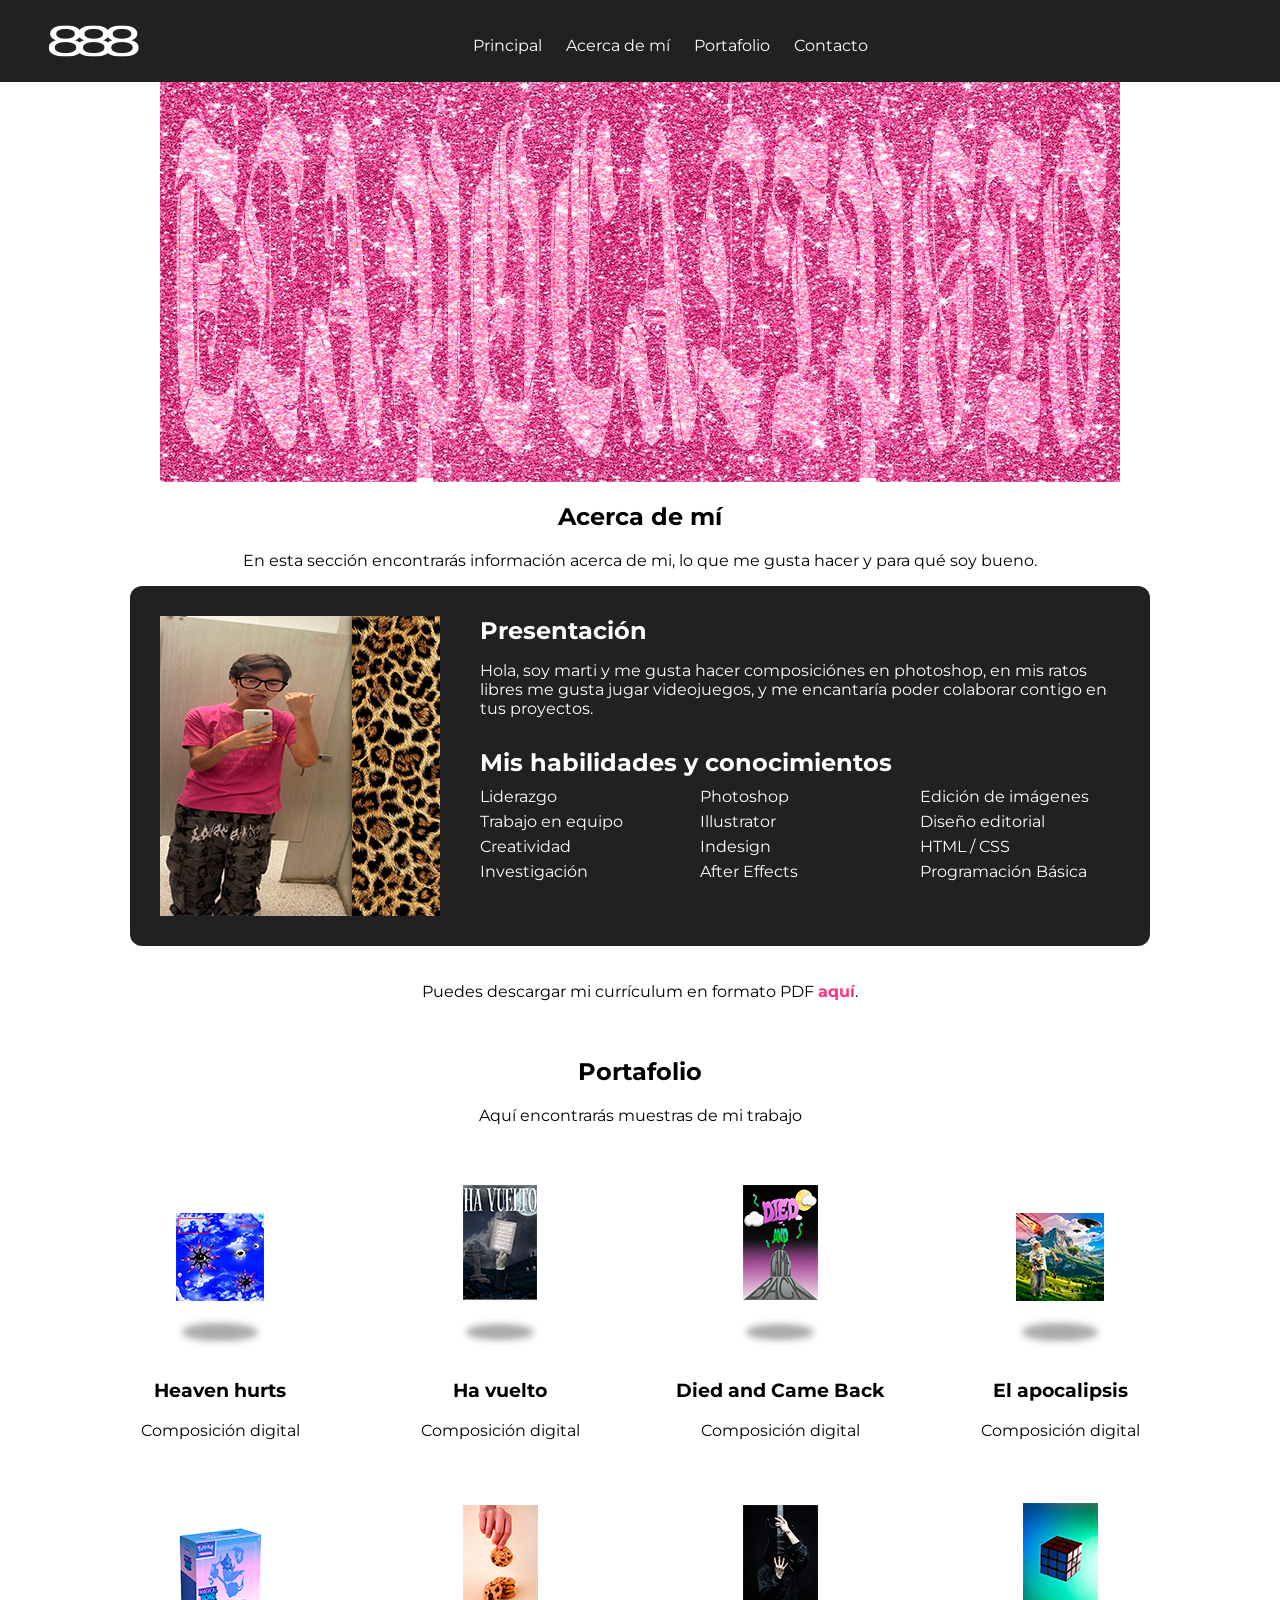
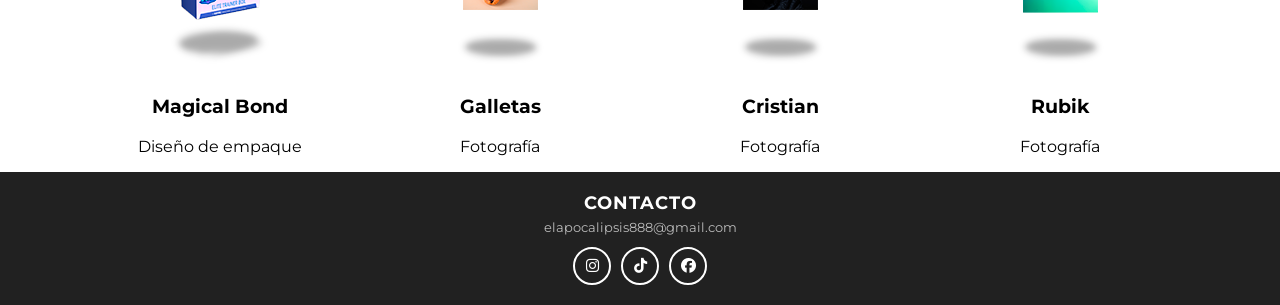
<file: Practica1/index.html>
<!DOCTYPE html>
<html lang="es">
<head>
    <meta charset="UTF-8">
    <meta name="viewport" content="width=device-width, initial-scale=1.0">
    <link rel="preconnect" href="https://fonts.googleapis.com">
<link rel="preconnect" href="https://fonts.gstatic.com" crossorigin>
<link href="https://fonts.googleapis.com/css2?family=Montserrat:ital,wght@0,100..900;1,100..900&display=swap" rel="stylesheet">
<link rel="stylesheet" href="https://cdnjs.cloudflare.com/ajax/libs/font-awesome/6.5.1/css/all.min.css">
<link rel="stylesheet" type="text/css" href="css/estilos.css">
    <title>Práctica 1. Portafolio Básico</title>
</head>

<body>
    <header id="encabezado">
        <figure id="logotipo">
            <img src="img/Logo.png" alt="Este es el logotipo de mi marca">
        </figure>

        <nav id="menu">
            <ul>
                <li><a href="#encabezado">Principal</a></li>
        <li><a href="#acercademi">Acerca de mí</a></li>
        <li><a href="#portafolio">Portafolio</a></li>
        <li><a href="#contacto">Contacto</a></li>
            </ul>
        </nav>
    </header>

    <section id="portada">
        <figure id="imgportada">
            <img src="img/Cover.png" alt="Portada principal el apocalipsis888">
        </figure>
    </section>

    <section id="acercademi">
        <div id="textoacercademi">
            <h1>Acerca de mí</h1>
            <p>En esta sección encontrarás información acerca de mi, lo que me gusta hacer y para qué soy bueno.</p>     
        </div>

        <article id="perfil">
    <figure id="imgperfil">
        <img src="img/Profile.png" alt="Foto de perfil">
    </figure>

    <div id="informacion">
        <div id="presentacion">
            <h2>Presentación</h2>
            <p>Hola, soy marti y me gusta hacer composiciónes en photoshop, en mis ratos libres me gusta jugar videojuegos, y me encantaría poder colaborar contigo en tus proyectos.</p>
        </div>

        <div id="habilidadesyconocimientos">
            <h2>Mis habilidades y conocimientos</h2>

            <div class="contenedor-habilidades">
                <div class="habilidades">
                    <ul>
                        <li>Liderazgo</li>
                        <li>Trabajo en equipo</li>
                        <li>Creatividad</li>
                        <li>Investigación</li>
                    </ul>
                </div>

                <div class="habilidades">
                    <ul>
                        <li>Photoshop</li>
                        <li>Illustrator</li>
                        <li>Indesign</li>
                        <li>After Effects</li>
                    </ul>
                </div>

                <div class="habilidades">
                    <ul>
                        <li>Edición de imágenes</li>
                        <li>Diseño editorial</li>
                        <li>HTML / CSS</li>
                        <li>Programación Básica</li>
                    </ul>
                </div>
            </div>
        </div>
    </div>
</article>

        <div id="descarga">
    <p>Puedes descargar mi currículum en formato PDF <a href="docs/curriculum.pdf" download="curriculum.pdf" target="_blank" rel="noopener">aquí</a>.</p>
</div>

    </section>

    <section id="portafolio">
        <h2>Portafolio</h2>
        <p>Aquí encontrarás muestras de mi trabajo</p>

        <article id="trabajos">

            <div>
                <figure>
                    <img src="img/Work.png" alt="Título del proyecto"/>
                </figure>
                <h3>Heaven hurts</h3>
                <p>Composición digital</p>
            </div>

            <div>
                <figure>
                    <img src="img/Work2.png" alt="Título del proyecto"/>
                </figure>
                <h3>Ha vuelto</h3>
                <p>Composición digital</p>
            </div>

            <div>
                <figure>
                    <img src="img/Work3.png" alt="Título del proyecto"/>
                </figure>
                <h3>Died and Came Back</h3>
                <p>Composición digital</p>
            </div>

            <div>
                <figure>
                    <img src="img/Work4.png" alt="Título del proyecto"/>
                </figure>
                <h3>El apocalipsis</h3>
                <p>Composición digital</p>
            </div>

            <div>
                <figure>
                    <img src="img/Work5.png" alt="Título del proyecto"/>
                </figure>
                <h3>Magical Bond</h3>
                <p>Diseño de empaque</p>
            </div>

            <div>
                <figure>
                    <img src="img/Work6.png" alt="Título del proyecto"/>
                </figure>
                <h3>Galletas</h3>
                <p>Fotografía</p>
            </div>

            <div>
                <figure>
                    <img src="img/Work7.png" alt="Título del proyecto"/>
                </figure>
                <h3>Cristian</h3>
                <p>Fotografía</p>
            </div>

            <div>
                <figure>
                    <img src="img/Work8.png" alt="Título del proyecto"/>
                </figure>
                <h3>Rubik</h3>
                <p>Fotografía</p>
            </div>
        </article>
    </section>

    <footer id="contacto">
        <h2>Contacto</h2>
        <p>elapocalipsis888@gmail.com</p>

        <ul>
    <li><a href="https://www.instagram.com/cuidatedieciocho/" target="_blank" rel="noopener" aria-label="Instagram"><i class="fa-brands fa-instagram"></i></a></li>
<li><a href="https://www.tiktok.com/@dieci8corazones" target="_blank" rel="noopener" aria-label="TikTok"><i class="fa-brands fa-tiktok"></i></a></li>
<li><a href="https://www.facebook.com/LaSalleVic/?locale=es_LA" target="_blank" rel="noopener" aria-label="Facebook"><i class="fa-brands fa-facebook"></i></a></li>
        </ul>

    </footer>

    
    
    
</body>

</html>
</file>
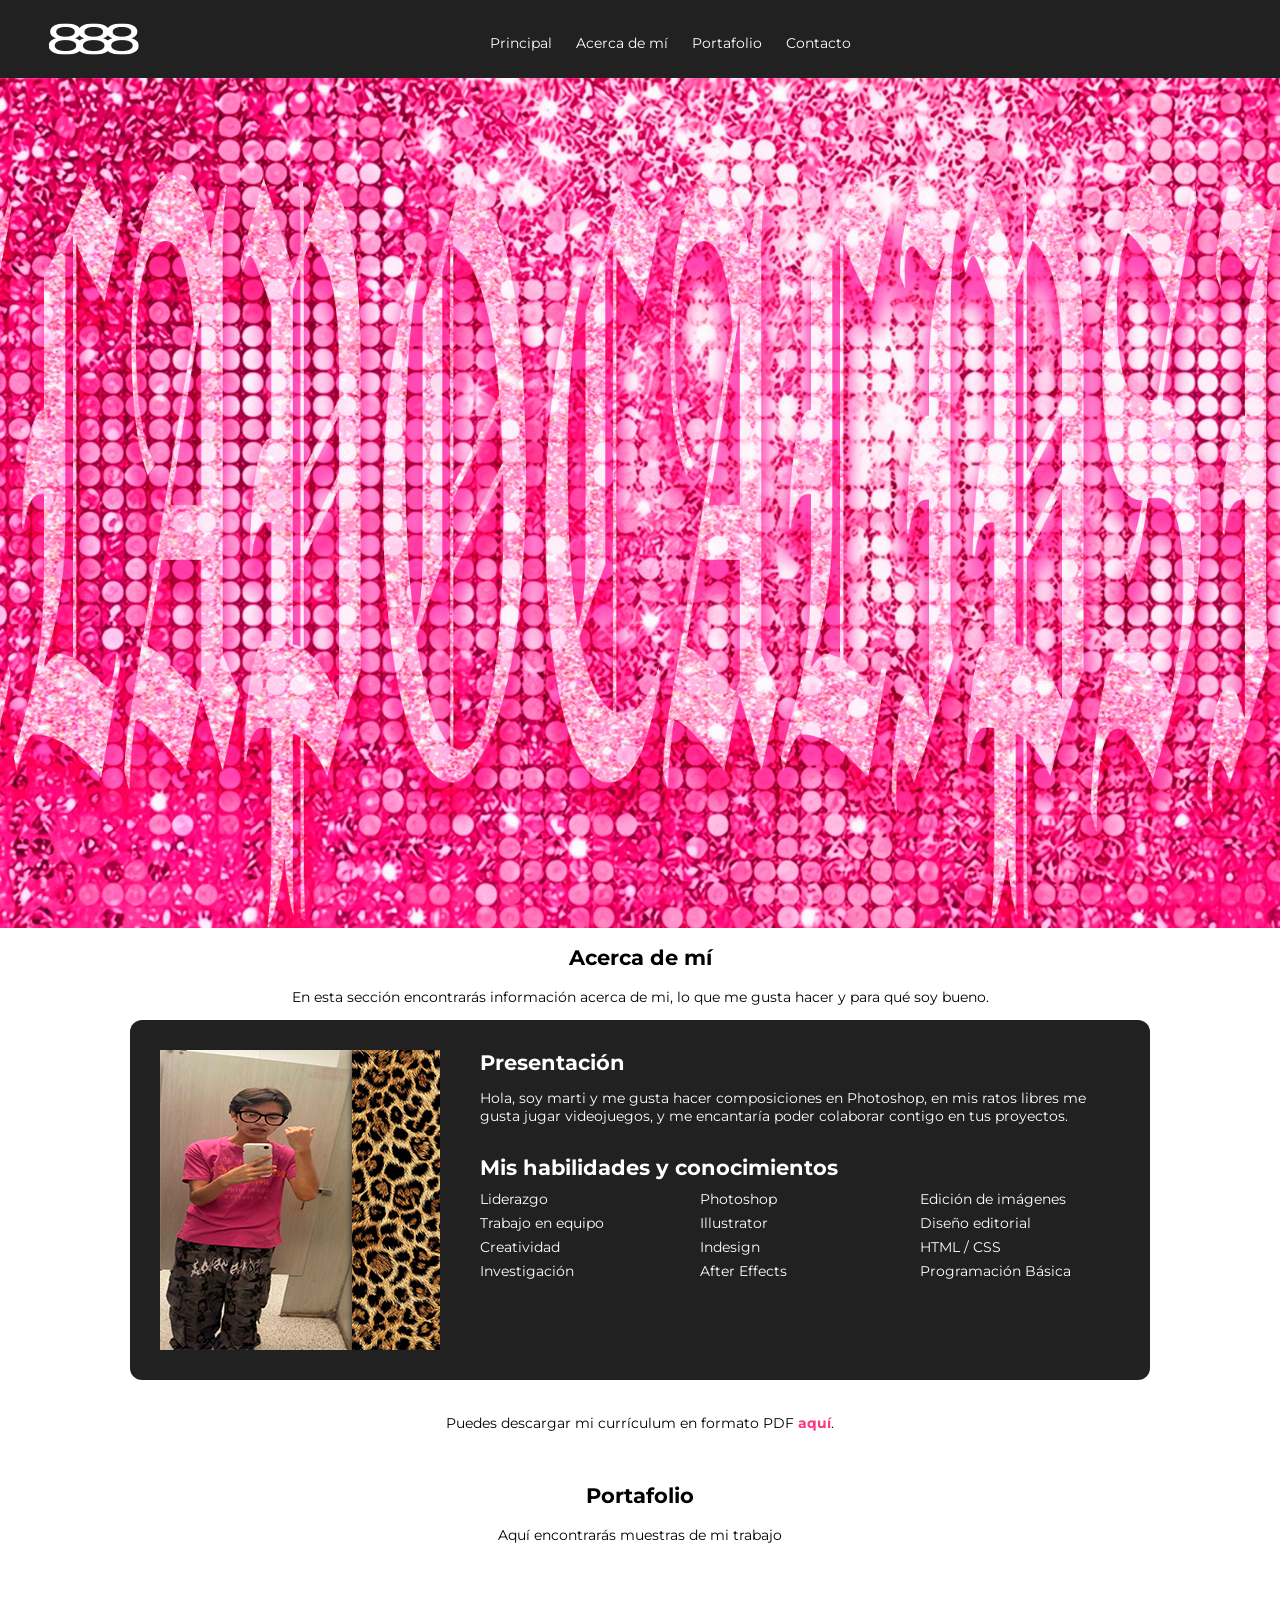
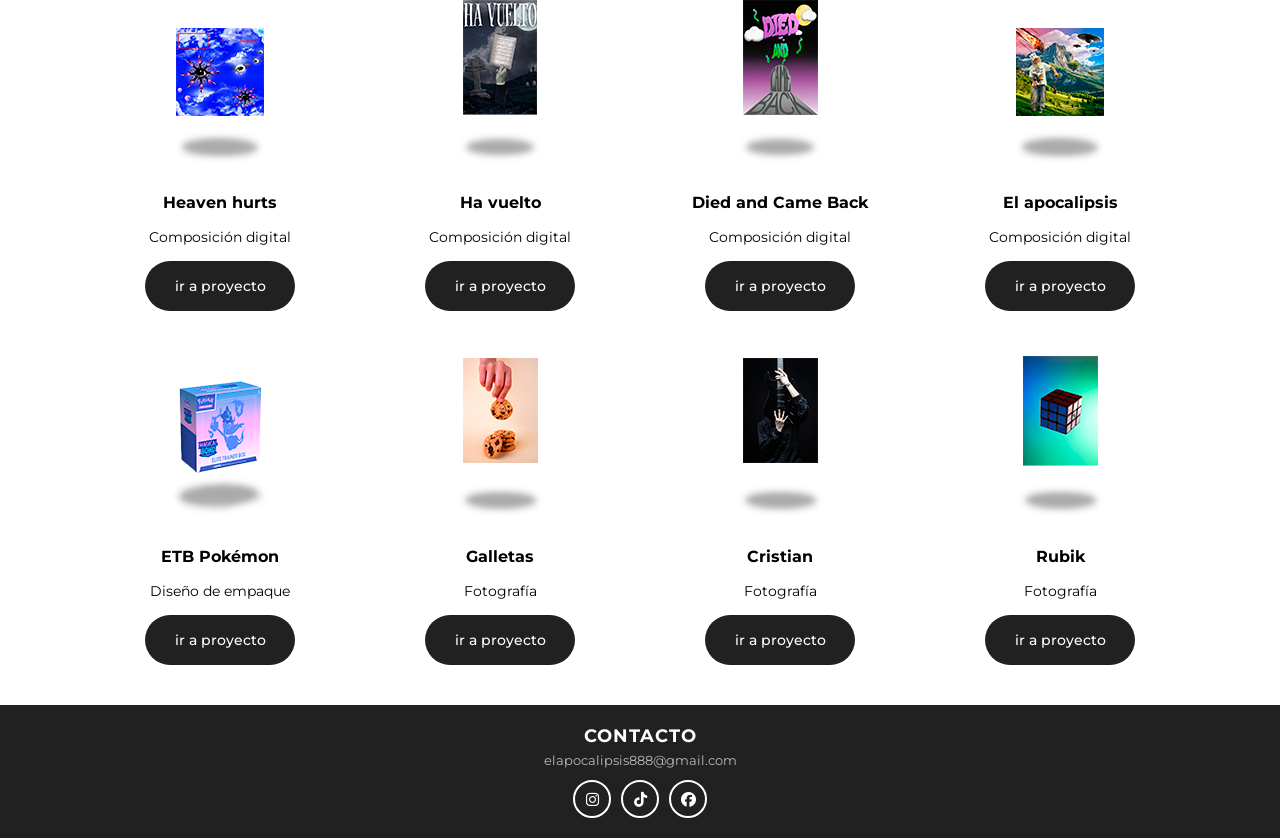
<file: Practica2/index.html>
<!DOCTYPE html>
<html lang="es">
<head>
    <meta charset="UTF-8">
    <meta name="viewport" content="width=device-width, initial-scale=1.0">
    <link rel="preconnect" href="https://fonts.googleapis.com">
<link rel="preconnect" href="https://fonts.gstatic.com" crossorigin>
<link href="https://fonts.googleapis.com/css2?family=Montserrat:ital,wght@0,100..900;1,100..900&display=swap" rel="stylesheet">
<link rel="stylesheet" href="https://cdnjs.cloudflare.com/ajax/libs/font-awesome/6.5.1/css/all.min.css">
<link rel="stylesheet" type="text/css" href="css/estilos.css">
    <title>Práctica 2. Portafolio de proyectos</title>
    <link rel="icon" type="image/png" href="img/Favicon.png">
</head>

<body>
    <header id="encabezado">
        <figure id="logotipo">
            <img src="img/Logo.png" alt="Este es el logotipo de mi marca">
        </figure>

        <nav id="menu">
            <ul>
                <li><a href="#encabezado">Principal</a></li>
        <li><a href="#acercademi">Acerca de mí</a></li>
        <li><a href="#portafolio">Portafolio</a></li>
        <li><a href="#contacto">Contacto</a></li>
            </ul>
        </nav>
    </header>

    <section id="portada">
        <figure id="imgportada">
            <img src="img/Cover.png" alt="Portada principal el apocalipsis888">
        </figure>
    </section>

    <section id="acercademi">
        <div id="textoacercademi">
            <h1>Acerca de mí</h1>
            <p>En esta sección encontrarás información acerca de mi, lo que me gusta hacer y para qué soy bueno.</p>     
        </div>

        <article id="perfil">
    <figure id="imgperfil">
        <img src="img/Profile.png" alt="Foto de perfil">
    </figure>

    <div id="informacion">
        <div id="presentacion">
            <h2>Presentación</h2>
            <p>Hola, soy marti y me gusta hacer composiciones en Photoshop, en mis ratos libres me gusta jugar videojuegos, y me encantaría poder colaborar contigo en tus proyectos.</p>
        </div>

        <div id="habilidadesyconocimientos">
            <h2>Mis habilidades y conocimientos</h2>

            <div class="contenedor-habilidades">
                <div class="habilidades">
                    <ul>
                        <li>Liderazgo</li>
                        <li>Trabajo en equipo</li>
                        <li>Creatividad</li>
                        <li>Investigación</li>
                    </ul>
                </div>

                <div class="habilidades">
                    <ul>
                        <li>Photoshop</li>
                        <li>Illustrator</li>
                        <li>Indesign</li>
                        <li>After Effects</li>
                    </ul>
                </div>

                <div class="habilidades">
                    <ul>
                        <li>Edición de imágenes</li>
                        <li>Diseño editorial</li>
                        <li>HTML / CSS</li>
                        <li>Programación Básica</li>
                    </ul>
                </div>
            </div>
        </div>
    </div>
</article>

        <div id="descarga">
    <p>Puedes descargar mi currículum en formato PDF <a href="docs/curriculum.pdf" download="curriculum.pdf" target="_blank" rel="noopener">aquí</a>.</p>
</div>

    </section>

    <section id="portafolio">
        <h2>Portafolio</h2>
        <p>Aquí encontrarás muestras de mi trabajo</p>

        <article id="trabajos">

            <div>
                <figure>
                    <img src="img/Work.png" alt="Heaven hurts"/>
                </figure>
                <h3>Heaven hurts</h3>
                <p>Composición digital</p>
                 <div class="boton">
                 <a href="proyecto1.html">ir a proyecto</a>
                 </div>

            </div>

            <div>
                <figure>
                    <img src="img/Work2.png" alt="Ha vuelto"/>
                </figure>
                <h3>Ha vuelto</h3>
                <p>Composición digital</p>
                <div class="boton">
                <a href="proyecto2.html">ir a proyecto</a>
                </div>
                
            </div>

            <div>
                <figure>
                    <img src="img/Work3.png" alt="Died and Came Back"/>
                </figure>
                <h3>Died and Came Back</h3>
                <p>Composición digital</p>
                <div class="boton">
                <a href="proyecto3.html">ir a proyecto</a>
                </div>
            </div>

            <div>
                <figure>
                    <img src="img/Work4.png" alt="El apocalipsis"/>
                </figure>
                <h3>El apocalipsis</h3>
                <p>Composición digital</p>
                <div class="boton">
                <a href="proyecto4.html">ir a proyecto</a>
                </div>
            </div>

            <div>
                <figure>
                    <img src="img/Work5.png" alt="ETB Pokémon"/>
                </figure>
                <h3>ETB Pokémon</h3>
                <p>Diseño de empaque</p>
                <div class="boton">
                <a href="proyecto5.html">ir a proyecto</a>
                </div>
            </div>

            <div>
                <figure>
                    <img src="img/Work6.png" alt="Galletas"/>
                </figure>
                <h3>Galletas</h3>
                <p>Fotografía</p>
                <div class="boton">
                <a href="proyecto6.html">ir a proyecto</a>
                </div>
            </div>

            <div>
                <figure>
                    <img src="img/Work7.png" alt="Cristian"/>
                </figure>
                <h3>Cristian</h3>
                <p>Fotografía</p>
                <div class="boton">
                <a href="proyecto7.html">ir a proyecto</a>
                </div>
            </div>

            <div>
                <figure>
                    <img src="img/Work8.png" alt="Rubik"/>
                </figure>
                <h3>Rubik</h3>
                <p>Fotografía</p>
                <div class="boton">
                <a href="proyecto8.html">ir a proyecto</a>
                </div>
            </div>
        </article>
    </section>

    <footer id="contacto">
        <h2>Contacto</h2>
        <p>elapocalipsis888@gmail.com</p>

        <ul>
    <li><a href="https://www.instagram.com/cuidatedieciocho/" target="_blank" rel="noopener" aria-label="Instagram"><i class="fa-brands fa-instagram"></i></a></li>
<li><a href="https://www.tiktok.com/@dieci8corazones" target="_blank" rel="noopener" aria-label="TikTok"><i class="fa-brands fa-tiktok"></i></a></li>
<li><a href="https://www.facebook.com/LaSalleVic/?locale=es_LA" target="_blank" rel="noopener" aria-label="Facebook"><i class="fa-brands fa-facebook"></i></a></li>
        </ul>

    </footer>

    
    
    
</body>

</html>
</file>
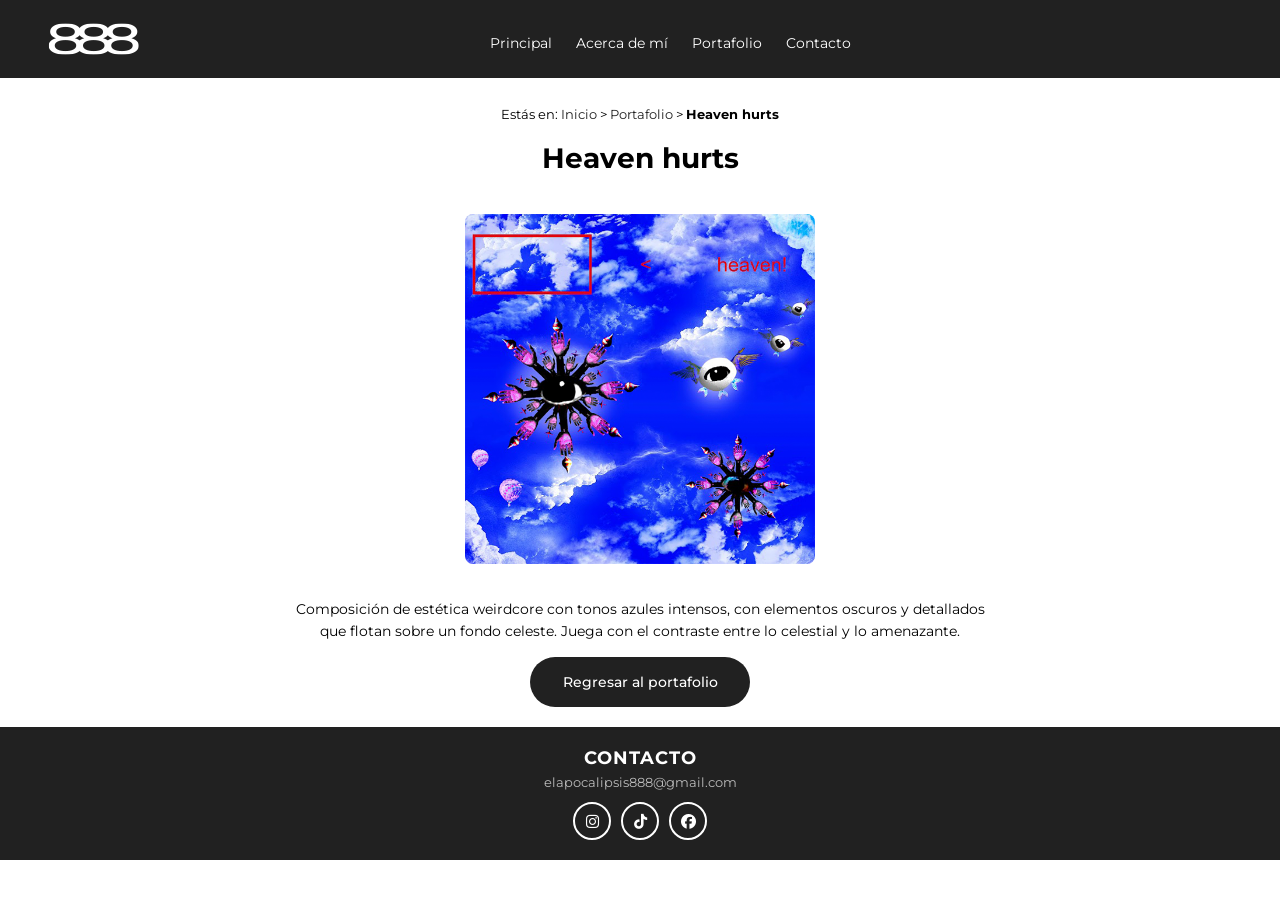
<file: Practica2/proyecto1.html>
<!DOCTYPE html>
<html lang="es">
<head>
    <meta charset="UTF-8">
    <meta name="viewport" content="width=device-width, initial-scale=1.0">
    <link rel="preconnect" href="https://fonts.googleapis.com">
    <link rel="preconnect" href="https://fonts.gstatic.com" crossorigin>
    <link href="https://fonts.googleapis.com/css2?family=Montserrat:ital,wght@0,100..900;1,100..900&display=swap" rel="stylesheet">
    <link rel="stylesheet" href="https://cdnjs.cloudflare.com/ajax/libs/font-awesome/6.5.1/css/all.min.css">
    <link rel="stylesheet" type="text/css" href="css/estilos.css">
    <title>Heaven hurts</title>
    <link rel="icon" type="image/png" href="img/Favicon.png">
</head>
<body>

    <header id="encabezado">
        <figure id="logotipo">
            <img src="img/Logo.png" alt="Este es el logotipo de mi marca">
        </figure>

        <nav id="menu">
            <ul>
                <li><a href="index.html">Principal</a></li>
                <li><a href="index.html#acercademi">Acerca de mí</a></li>
                <li><a href="index.html#portafolio">Portafolio</a></li>
                <li><a href="index.html#contacto">Contacto</a></li>
            </ul>
        </nav>
    </header>

    <main>
        <nav id="migas" aria-label="Estás en">
            <p>Estás en:
                <a href="index.html">Inicio</a> &gt;
                <a href="index.html#portafolio">Portafolio</a> &gt;
                <span>Heaven hurts</span>
            </p>
        </nav>

        <h1>Heaven hurts</h1>

        <section id="contenedor">
            <figure>
                <img src="img/Portafolio.png" alt="Heaven hurts, composición digital">
            </figure>

            <article id="descripcion">
                <p>Composición de estética weirdcore con tonos azules intensos, con elementos oscuros y detallados que flotan sobre un fondo celeste. Juega con el contraste entre lo celestial y lo amenazante.</p>
            </article>

            <div class="boton boton-largo">
                <a href="index.html#portafolio">Regresar al portafolio</a>
            </div>
        </section>
    </main>

    <footer id="contacto">
        <h2>Contacto</h2>
        <p>elapocalipsis888@gmail.com</p>
        <ul>
            <li><a href="https://www.instagram.com/cuidatedieciocho/" target="_blank" rel="noopener" aria-label="Instagram"><i class="fa-brands fa-instagram"></i></a></li>
            <li><a href="https://www.tiktok.com/@dieci8corazones" target="_blank" rel="noopener" aria-label="TikTok"><i class="fa-brands fa-tiktok"></i></a></li>
            <li><a href="https://www.facebook.com/LaSalleVic/?locale=es_LA" target="_blank" rel="noopener" aria-label="Facebook"><i class="fa-brands fa-facebook"></i></a></li>
        </ul>
    </footer>

</body>
</html>
</file>
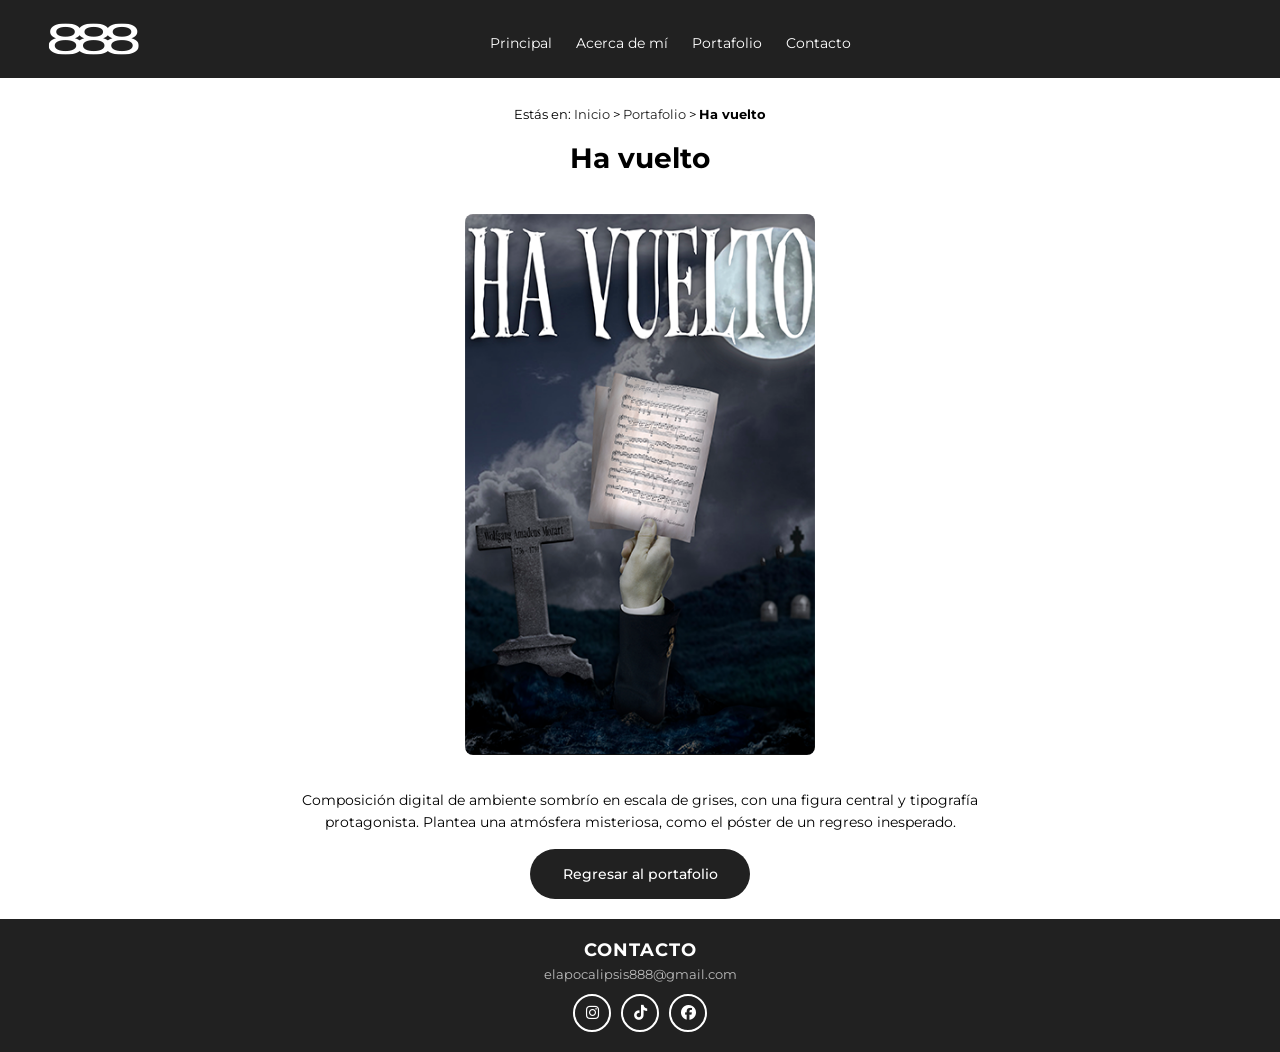
<file: Practica2/proyecto2.html>
<!DOCTYPE html>
<html lang="es">
<head>
    <meta charset="UTF-8">
    <meta name="viewport" content="width=device-width, initial-scale=1.0">
    <link rel="preconnect" href="https://fonts.googleapis.com">
    <link rel="preconnect" href="https://fonts.gstatic.com" crossorigin>
    <link href="https://fonts.googleapis.com/css2?family=Montserrat:ital,wght@0,100..900;1,100..900&display=swap" rel="stylesheet">
    <link rel="stylesheet" href="https://cdnjs.cloudflare.com/ajax/libs/font-awesome/6.5.1/css/all.min.css">
    <link rel="stylesheet" type="text/css" href="css/estilos.css">
    <title>Ha vuelto</title>
    <link rel="icon" type="image/png" href="img/Favicon.png">
</head>
<body>

    <header id="encabezado">
        <figure id="logotipo">
            <img src="img/Logo.png" alt="Este es el logotipo de mi marca">
        </figure>

        <nav id="menu">
            <ul>
                <li><a href="index.html">Principal</a></li>
                <li><a href="index.html#acercademi">Acerca de mí</a></li>
                <li><a href="index.html#portafolio">Portafolio</a></li>
                <li><a href="index.html#contacto">Contacto</a></li>
            </ul>
        </nav>
    </header>

    <main>
        <nav id="migas" aria-label="Estás en">
            <p>Estás en:
                <a href="index.html">Inicio</a> &gt;
                <a href="index.html#portafolio">Portafolio</a> &gt;
                <span>Ha vuelto</span>
            </p>
        </nav>

        <h1>Ha vuelto</h1>

        <section id="contenedor">
            <figure>
                <img src="img/Portafolio2.png" alt="Ha vuelto, composición digital en escala de grises">
            </figure>

            <article id="descripcion">
                <p>Composición digital de ambiente sombrío en escala de grises, con una figura central y tipografía protagonista. Plantea una atmósfera misteriosa, como el póster de un regreso inesperado.</p>
            </article>

            <div class="boton boton-largo">
                <a href="index.html#portafolio">Regresar al portafolio</a>
            </div>
        </section>
    </main>

    <footer id="contacto">
        <h2>Contacto</h2>
        <p>elapocalipsis888@gmail.com</p>
        <ul>
            <li><a href="https://www.instagram.com/cuidatedieciocho/" target="_blank" rel="noopener" aria-label="Instagram"><i class="fa-brands fa-instagram"></i></a></li>
            <li><a href="https://www.tiktok.com/@dieci8corazones" target="_blank" rel="noopener" aria-label="TikTok"><i class="fa-brands fa-tiktok"></i></a></li>
            <li><a href="https://www.facebook.com/LaSalleVic/?locale=es_LA" target="_blank" rel="noopener" aria-label="Facebook"><i class="fa-brands fa-facebook"></i></a></li>
        </ul>
    </footer>

</body>
</html>
</file>
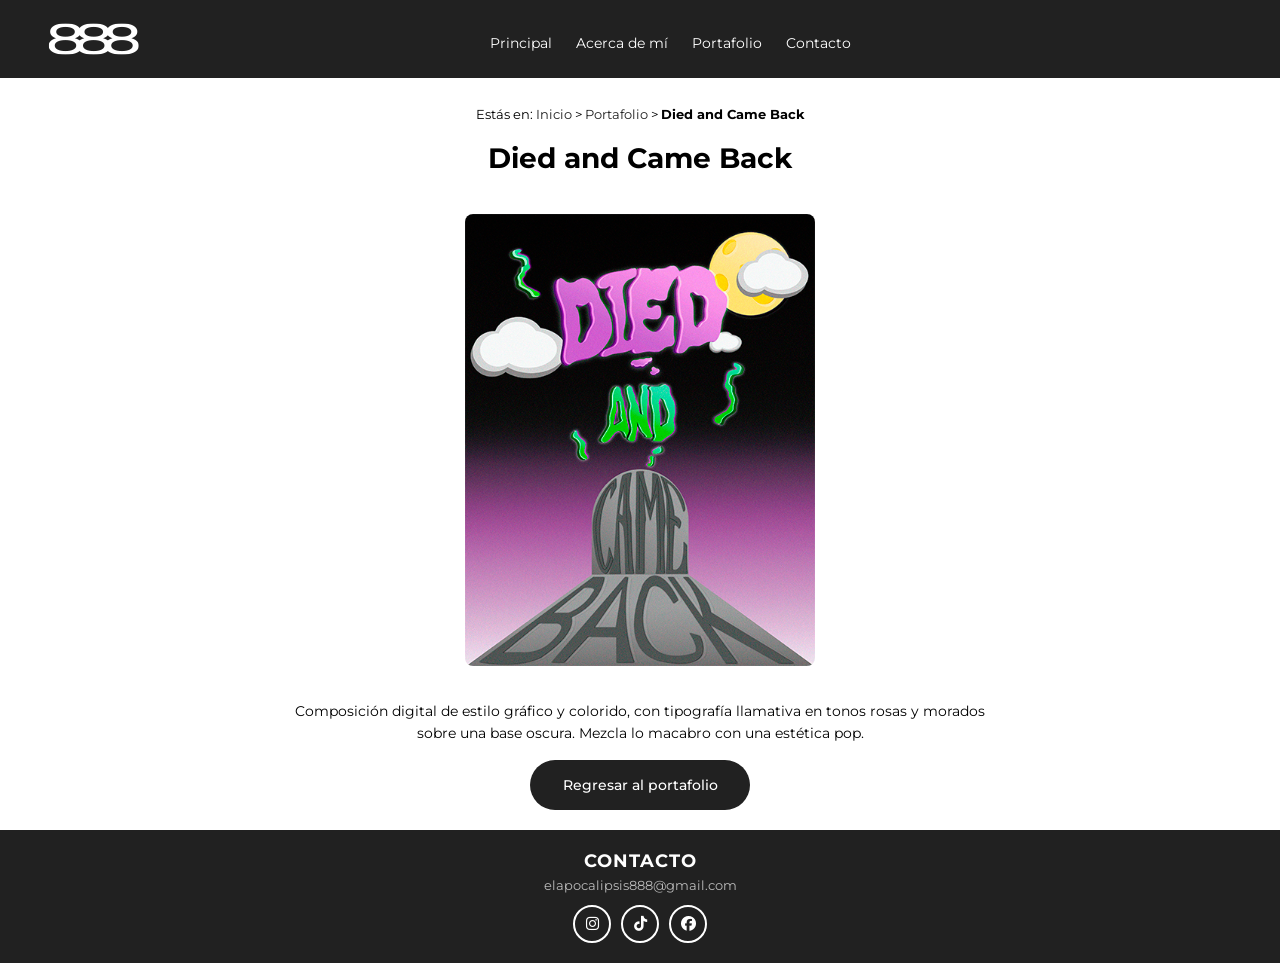
<file: Practica2/proyecto3.html>
<!DOCTYPE html>
<html lang="es">
<head>
    <meta charset="UTF-8">
    <meta name="viewport" content="width=device-width, initial-scale=1.0">
    <link rel="preconnect" href="https://fonts.googleapis.com">
    <link rel="preconnect" href="https://fonts.gstatic.com" crossorigin>
    <link href="https://fonts.googleapis.com/css2?family=Montserrat:ital,wght@0,100..900;1,100..900&display=swap" rel="stylesheet">
    <link rel="stylesheet" href="https://cdnjs.cloudflare.com/ajax/libs/font-awesome/6.5.1/css/all.min.css">
    <link rel="stylesheet" type="text/css" href="css/estilos.css">
    <title>Died and Came Back</title>
    <link rel="icon" type="image/png" href="img/Favicon.png">
</head>
<body>

    <header id="encabezado">
        <figure id="logotipo">
            <img src="img/Logo.png" alt="Este es el logotipo de mi marca">
        </figure>

        <nav id="menu">
            <ul>
                <li><a href="index.html">Principal</a></li>
                <li><a href="index.html#acercademi">Acerca de mí</a></li>
                <li><a href="index.html#portafolio">Portafolio</a></li>
                <li><a href="index.html#contacto">Contacto</a></li>
            </ul>
        </nav>
    </header>

    <main>
        <nav id="migas" aria-label="Estás en">
            <p>Estás en:
                <a href="index.html">Inicio</a> &gt;
                <a href="index.html#portafolio">Portafolio</a> &gt;
                <span>Died and Came Back</span>
            </p>
        </nav>

        <h1>Died and Came Back</h1>

        <section id="contenedor">
            <figure>
                <img src="img/Portafolio3.png" alt="Died and Came Back, composición digital con tipografía rosa y morada sobre fondo oscuro">
            </figure>

            <article id="descripcion">
                <p>Composición digital de estilo gráfico y colorido, con tipografía llamativa en tonos rosas y morados sobre una base oscura. Mezcla lo macabro con una estética pop.</p>
            </article>

            <div class="boton boton-largo">
                <a href="index.html#portafolio">Regresar al portafolio</a>
            </div>
        </section>
    </main>

    <footer id="contacto">
        <h2>Contacto</h2>
        <p>elapocalipsis888@gmail.com</p>
        <ul>
            <li><a href="https://www.instagram.com/cuidatedieciocho/" target="_blank" rel="noopener" aria-label="Instagram"><i class="fa-brands fa-instagram"></i></a></li>
            <li><a href="https://www.tiktok.com/@dieci8corazones" target="_blank" rel="noopener" aria-label="TikTok"><i class="fa-brands fa-tiktok"></i></a></li>
            <li><a href="https://www.facebook.com/LaSalleVic/?locale=es_LA" target="_blank" rel="noopener" aria-label="Facebook"><i class="fa-brands fa-facebook"></i></a></li>
        </ul>
    </footer>

</body>
</html>
</file>
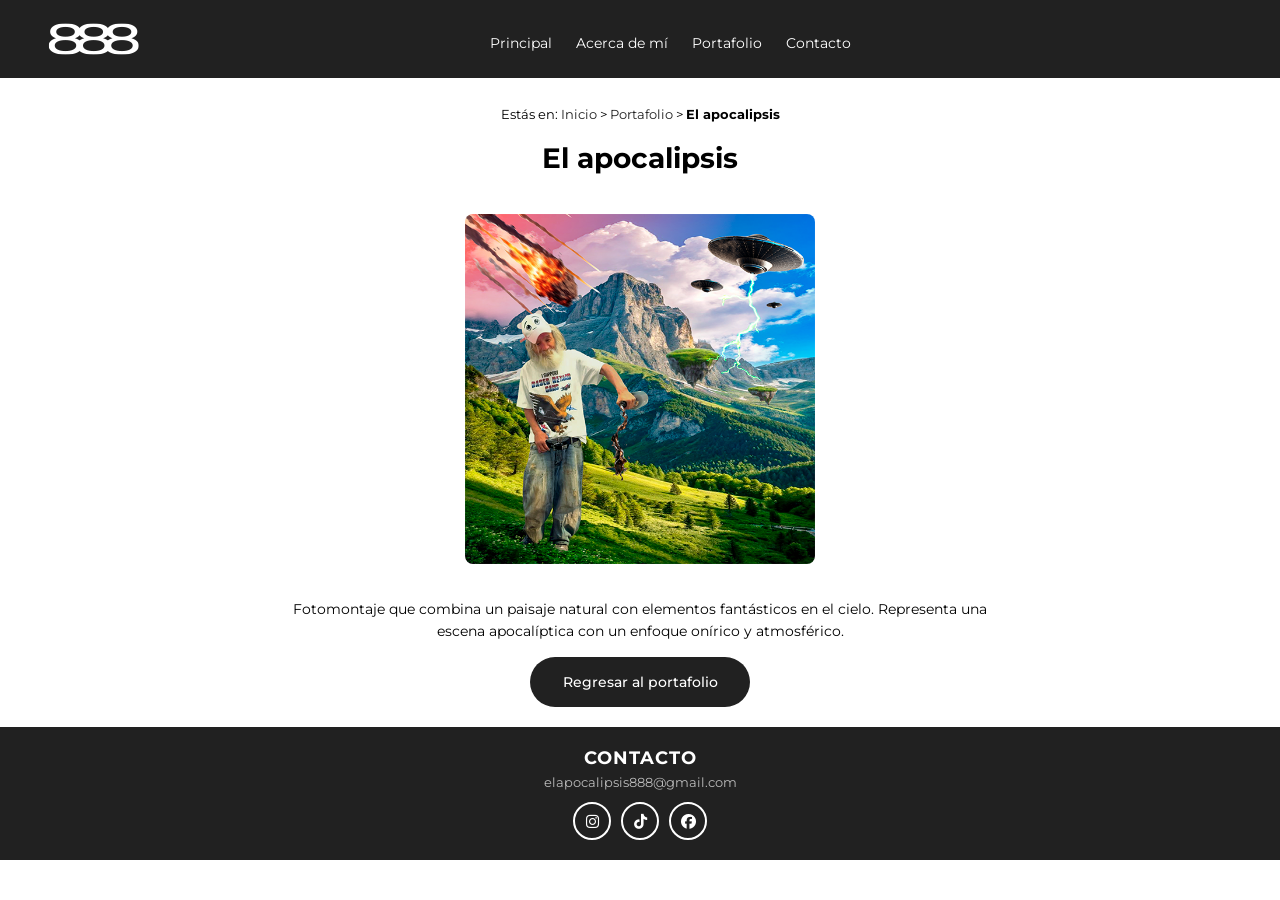
<file: Practica2/proyecto4.html>
<!DOCTYPE html>
<html lang="es">
<head>
    <meta charset="UTF-8">
    <meta name="viewport" content="width=device-width, initial-scale=1.0">
    <link rel="preconnect" href="https://fonts.googleapis.com">
    <link rel="preconnect" href="https://fonts.gstatic.com" crossorigin>
    <link href="https://fonts.googleapis.com/css2?family=Montserrat:ital,wght@0,100..900;1,100..900&display=swap" rel="stylesheet">
    <link rel="stylesheet" href="https://cdnjs.cloudflare.com/ajax/libs/font-awesome/6.5.1/css/all.min.css">
    <link rel="stylesheet" type="text/css" href="css/estilos.css">
    <title>El apocalipsis</title>
    <link rel="icon" type="image/png" href="img/Favicon.png">
</head>
<body>

    <header id="encabezado">
        <figure id="logotipo">
            <img src="img/Logo.png" alt="Este es el logotipo de mi marca">
        </figure>

        <nav id="menu">
            <ul>
                <li><a href="index.html">Principal</a></li>
                <li><a href="index.html#acercademi">Acerca de mí</a></li>
                <li><a href="index.html#portafolio">Portafolio</a></li>
                <li><a href="index.html#contacto">Contacto</a></li>
            </ul>
        </nav>
    </header>

    <main>
        <nav id="migas" aria-label="Estás en">
            <p>Estás en:
                <a href="index.html">Inicio</a> &gt;
                <a href="index.html#portafolio">Portafolio</a> &gt;
                <span>El apocalipsis</span>
            </p>
        </nav>

        <h1>El apocalipsis</h1>

        <section id="contenedor">
            <figure>
                <img src="img/Portafolio4.png" alt="El apocalipsis, fotomanipulación de un paisaje natural con elementos fantásticos en el cielo">
            </figure>

            <article id="descripcion">
                <p>Fotomontaje que combina un paisaje natural con elementos fantásticos en el cielo. Representa una escena apocalíptica con un enfoque onírico y atmosférico.</p>
            </article>

            <div class="boton boton-largo">
                <a href="index.html#portafolio">Regresar al portafolio</a>
            </div>
        </section>
    </main>

    <footer id="contacto">
        <h2>Contacto</h2>
        <p>elapocalipsis888@gmail.com</p>
        <ul>
            <li><a href="https://www.instagram.com/cuidatedieciocho/" target="_blank" rel="noopener" aria-label="Instagram"><i class="fa-brands fa-instagram"></i></a></li>
            <li><a href="https://www.tiktok.com/@dieci8corazones" target="_blank" rel="noopener" aria-label="TikTok"><i class="fa-brands fa-tiktok"></i></a></li>
            <li><a href="https://www.facebook.com/LaSalleVic/?locale=es_LA" target="_blank" rel="noopener" aria-label="Facebook"><i class="fa-brands fa-facebook"></i></a></li>
        </ul>
    </footer>

</body>
</html>
</file>
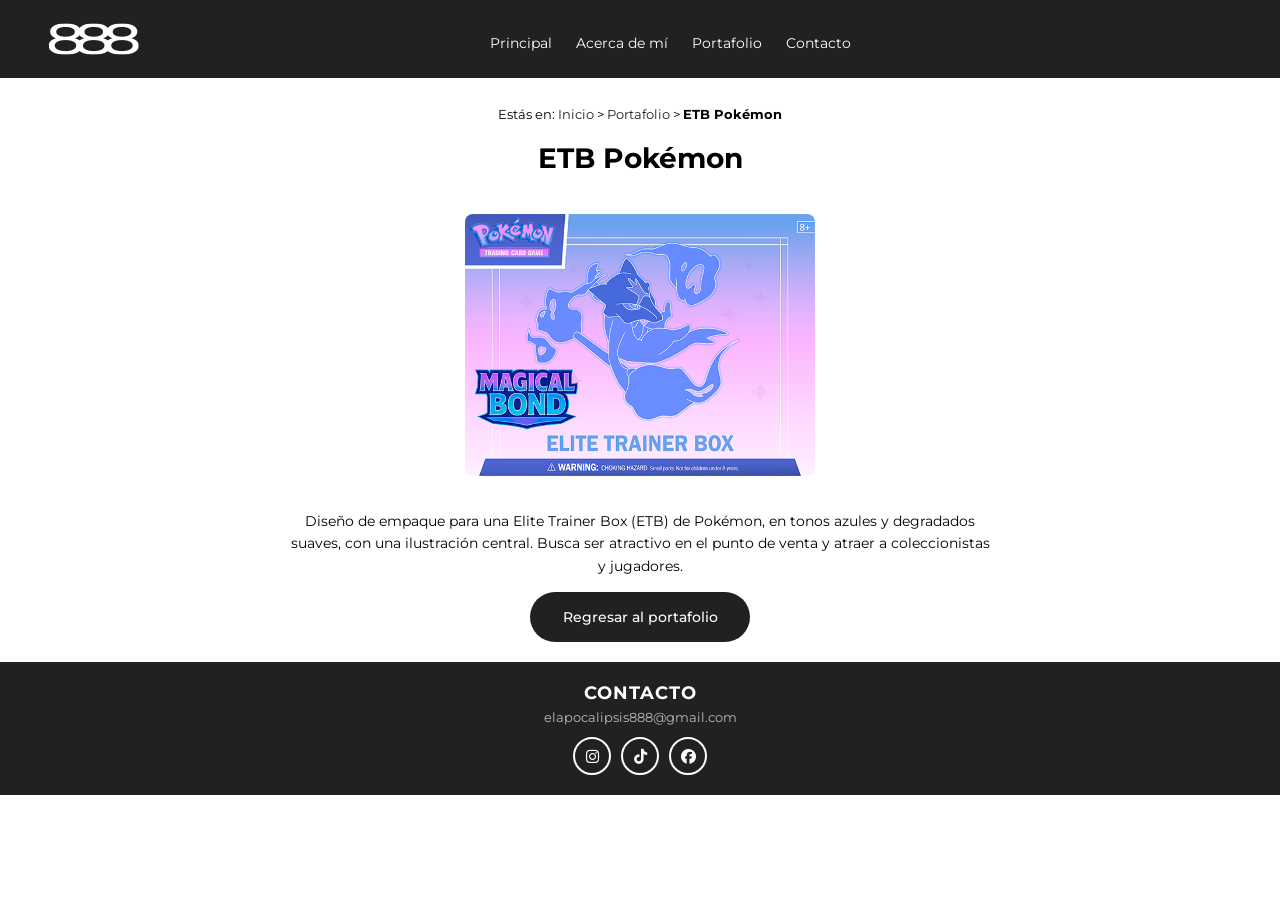
<file: Practica2/proyecto5.html>
<!DOCTYPE html>
<html lang="es">
<head>
    <meta charset="UTF-8">
    <meta name="viewport" content="width=device-width, initial-scale=1.0">
    <link rel="preconnect" href="https://fonts.googleapis.com">
    <link rel="preconnect" href="https://fonts.gstatic.com" crossorigin>
    <link href="https://fonts.googleapis.com/css2?family=Montserrat:ital,wght@0,100..900;1,100..900&display=swap" rel="stylesheet">
    <link rel="stylesheet" href="https://cdnjs.cloudflare.com/ajax/libs/font-awesome/6.5.1/css/all.min.css">
    <link rel="stylesheet" type="text/css" href="css/estilos.css">
    <title>ETB pokémon</title>
    <link rel="icon" type="image/png" href="img/Favicon.png">
</head>
<body>

    <header id="encabezado">
        <figure id="logotipo">
            <img src="img/Logo.png" alt="Este es el logotipo de mi marca">
        </figure>

        <nav id="menu">
            <ul>
                <li><a href="index.html">Principal</a></li>
                <li><a href="index.html#acercademi">Acerca de mí</a></li>
                <li><a href="index.html#portafolio">Portafolio</a></li>
                <li><a href="index.html#contacto">Contacto</a></li>
            </ul>
        </nav>
    </header>

    <main>
        <nav id="migas" aria-label="Estás en">
            <p>Estás en:
                <a href="index.html">Inicio</a> &gt;
                <a href="index.html#portafolio">Portafolio</a> &gt;
                <span>ETB Pokémon</span>
            </p>
        </nav>

        <h1>ETB Pokémon</h1>

        <section id="contenedor">
            <figure>
                <img src="img/Portafolio5.png" alt="ETB Pokémon, diseño de empaque en tonos azules con ilustración central">
            </figure>

            <article id="descripcion">
                <p>Diseño de empaque para una Elite Trainer Box (ETB) de Pokémon, en tonos azules y degradados suaves, con una ilustración central. Busca ser atractivo en el punto de venta y atraer a coleccionistas y jugadores.</p>
            </article>

            <div class="boton boton-largo">
                <a href="index.html#portafolio">Regresar al portafolio</a>
            </div>
        </section>
    </main>

    <footer id="contacto">
        <h2>Contacto</h2>
        <p>elapocalipsis888@gmail.com</p>
        <ul>
            <li><a href="https://www.instagram.com/cuidatedieciocho/" target="_blank" rel="noopener" aria-label="Instagram"><i class="fa-brands fa-instagram"></i></a></li>
            <li><a href="https://www.tiktok.com/@dieci8corazones" target="_blank" rel="noopener" aria-label="TikTok"><i class="fa-brands fa-tiktok"></i></a></li>
            <li><a href="https://www.facebook.com/LaSalleVic/?locale=es_LA" target="_blank" rel="noopener" aria-label="Facebook"><i class="fa-brands fa-facebook"></i></a></li>
        </ul>
    </footer>

</body>
</html>
</file>
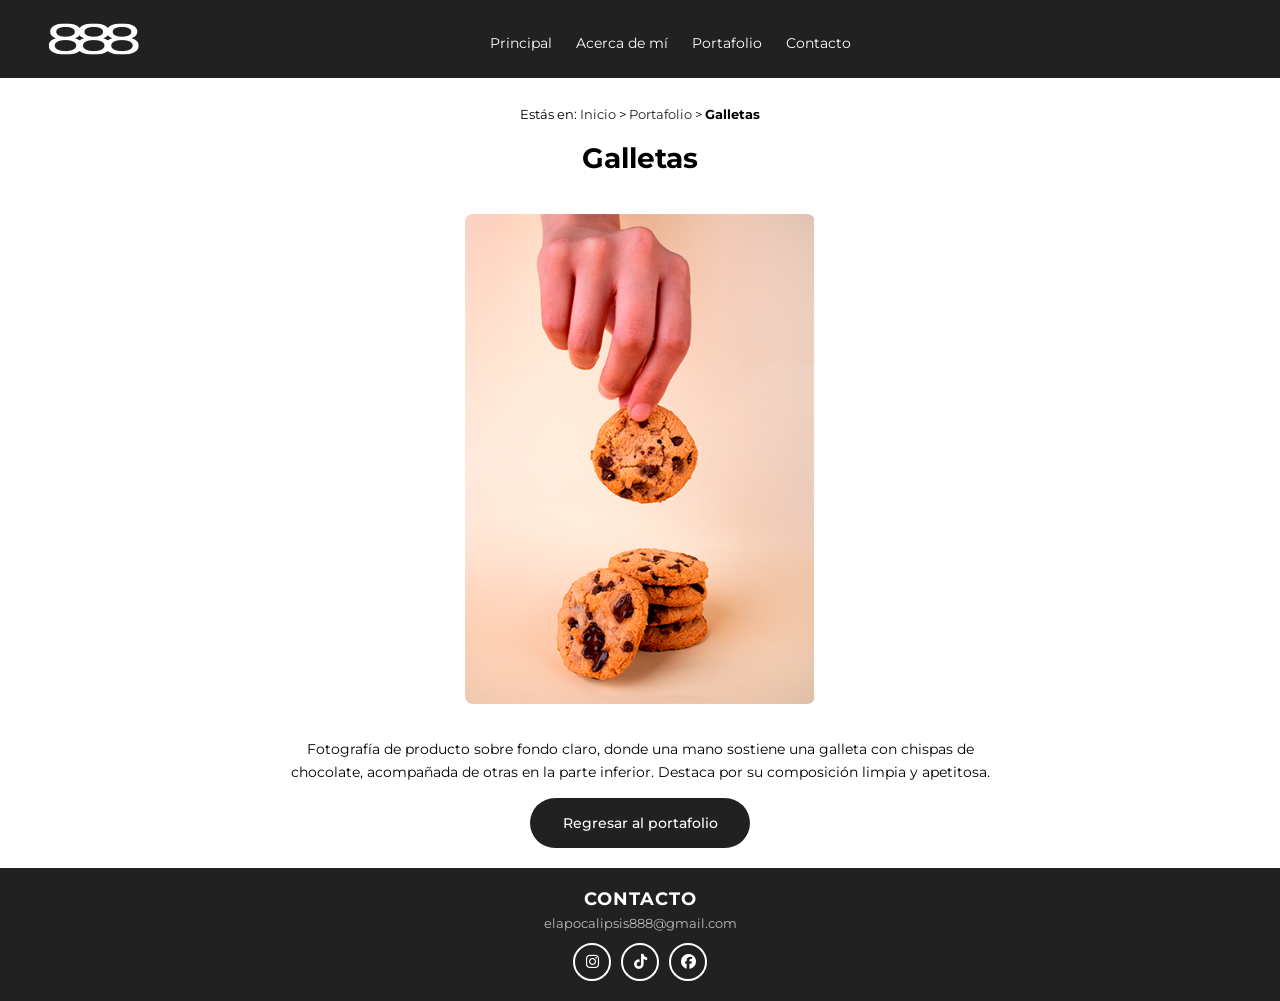
<file: Practica2/proyecto6.html>
<!DOCTYPE html>
<html lang="es">
<head>
    <meta charset="UTF-8">
    <meta name="viewport" content="width=device-width, initial-scale=1.0">
    <link rel="preconnect" href="https://fonts.googleapis.com">
    <link rel="preconnect" href="https://fonts.gstatic.com" crossorigin>
    <link href="https://fonts.googleapis.com/css2?family=Montserrat:ital,wght@0,100..900;1,100..900&display=swap" rel="stylesheet">
    <link rel="stylesheet" href="https://cdnjs.cloudflare.com/ajax/libs/font-awesome/6.5.1/css/all.min.css">
    <link rel="stylesheet" type="text/css" href="css/estilos.css">
    <title>Galletas</title>
    <link rel="icon" type="image/png" href="img/Favicon.png">
</head>
<body>

    <header id="encabezado">
        <figure id="logotipo">
            <img src="img/Logo.png" alt="Este es el logotipo de mi marca">
        </figure>

        <nav id="menu">
            <ul>
                <li><a href="index.html">Principal</a></li>
                <li><a href="index.html#acercademi">Acerca de mí</a></li>
                <li><a href="index.html#portafolio">Portafolio</a></li>
                <li><a href="index.html#contacto">Contacto</a></li>
            </ul>
        </nav>
    </header>

    <main>
        <nav id="migas" aria-label="Estás en">
            <p>Estás en:
                <a href="index.html">Inicio</a> &gt;
                <a href="index.html#portafolio">Portafolio</a> &gt;
                <span>Galletas</span>
            </p>
        </nav>

        <h1>Galletas</h1>

        <section id="contenedor">
            <figure>
                <img src="img/Portafolio6.png" alt="Galletas, fotografía de una mano sosteniendo una galleta con chispas de chocolate">
            </figure>

            <article id="descripcion">
                <p>Fotografía de producto sobre fondo claro, donde una mano sostiene una galleta con chispas de chocolate, acompañada de otras en la parte inferior. Destaca por su composición limpia y apetitosa.</p>
            </article>

            <div class="boton boton-largo">
                <a href="index.html#portafolio">Regresar al portafolio</a>
            </div>
        </section>
    </main>

    <footer id="contacto">
        <h2>Contacto</h2>
        <p>elapocalipsis888@gmail.com</p>
        <ul>
            <li><a href="https://www.instagram.com/cuidatedieciocho/" target="_blank" rel="noopener" aria-label="Instagram"><i class="fa-brands fa-instagram"></i></a></li>
            <li><a href="https://www.tiktok.com/@dieci8corazones" target="_blank" rel="noopener" aria-label="TikTok"><i class="fa-brands fa-tiktok"></i></a></li>
            <li><a href="https://www.facebook.com/LaSalleVic/?locale=es_LA" target="_blank" rel="noopener" aria-label="Facebook"><i class="fa-brands fa-facebook"></i></a></li>
        </ul>
    </footer>

</body>
</html>
</file>
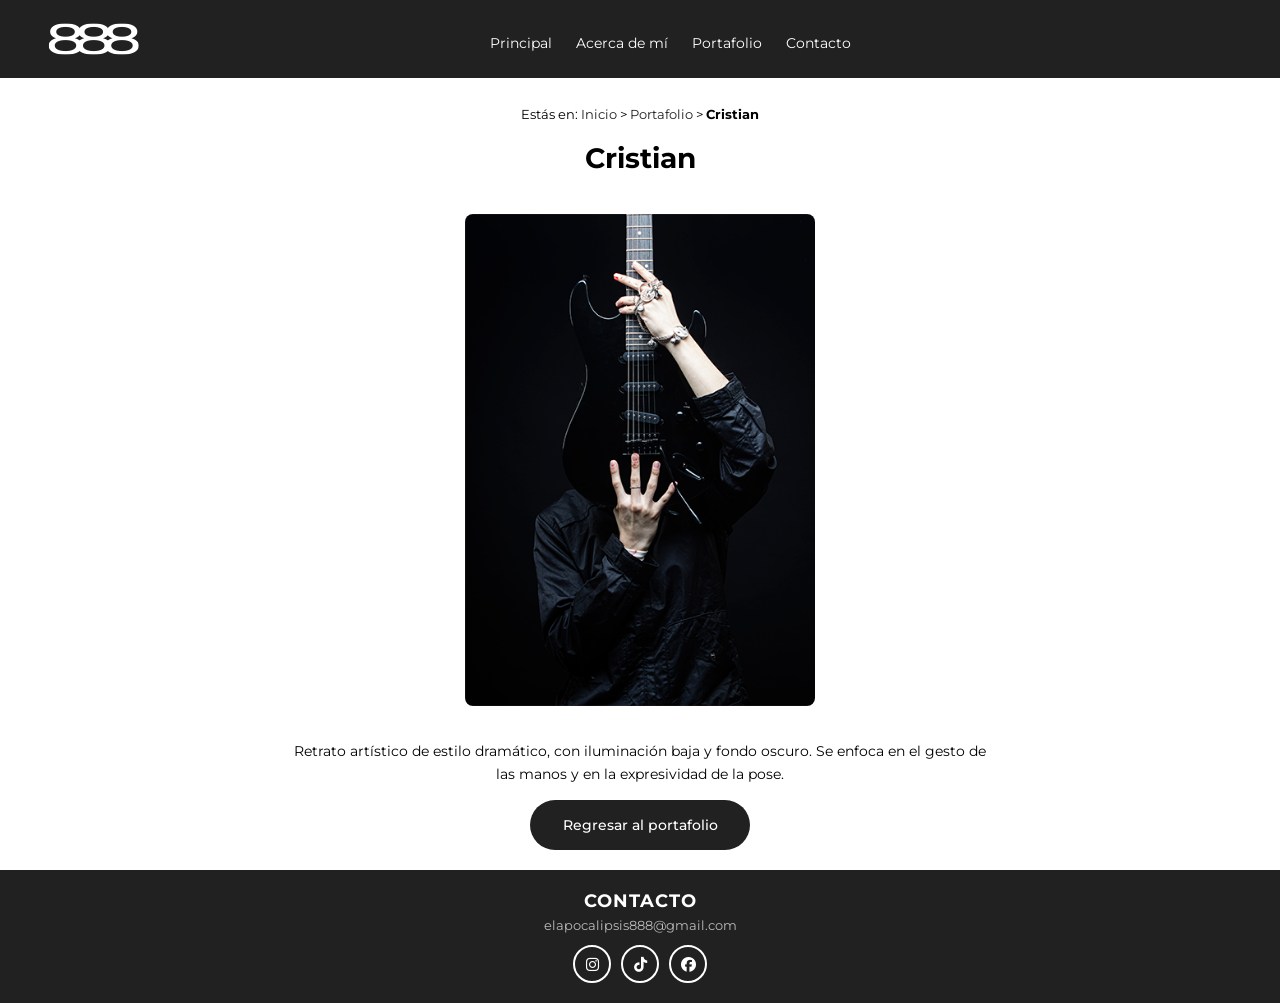
<file: Practica2/proyecto7.html>
<!DOCTYPE html>
<html lang="es">
<head>
    <meta charset="UTF-8">
    <meta name="viewport" content="width=device-width, initial-scale=1.0">
    <link rel="preconnect" href="https://fonts.googleapis.com">
    <link rel="preconnect" href="https://fonts.gstatic.com" crossorigin>
    <link href="https://fonts.googleapis.com/css2?family=Montserrat:ital,wght@0,100..900;1,100..900&display=swap" rel="stylesheet">
    <link rel="stylesheet" href="https://cdnjs.cloudflare.com/ajax/libs/font-awesome/6.5.1/css/all.min.css">
    <link rel="stylesheet" type="text/css" href="css/estilos.css">
    <title>Cristian</title>
    <link rel="icon" type="image/png" href="img/Favicon.png">
</head>
<body>

    <header id="encabezado">
        <figure id="logotipo">
            <img src="img/Logo.png" alt="Este es el logotipo de mi marca">
        </figure>

        <nav id="menu">
            <ul>
                <li><a href="index.html">Principal</a></li>
                <li><a href="index.html#acercademi">Acerca de mí</a></li>
                <li><a href="index.html#portafolio">Portafolio</a></li>
                <li><a href="index.html#contacto">Contacto</a></li>
            </ul>
        </nav>
    </header>

    <main>
        <nav id="migas" aria-label="Estás en">
            <p>Estás en:
                <a href="index.html">Inicio</a> &gt;
                <a href="index.html#portafolio">Portafolio</a> &gt;
                <span>Cristian</span>
            </p>
        </nav>

        <h1>Cristian</h1>

        <section id="contenedor">
            <figure>
                <img src="img/Portafolio7.png" alt="Cristian, retrato artístico dramático con fondo oscuro y las manos sobre el rostro">
            </figure>

            <article id="descripcion">
                <p>Retrato artístico de estilo dramático, con iluminación baja y fondo oscuro. Se enfoca en el gesto de las manos y en la expresividad de la pose.</p>
            </article>

            <div class="boton boton-largo">
                <a href="index.html#portafolio">Regresar al portafolio</a>
            </div>
        </section>
    </main>

    <footer id="contacto">
        <h2>Contacto</h2>
        <p>elapocalipsis888@gmail.com</p>
        <ul>
            <li><a href="https://www.instagram.com/cuidatedieciocho/" target="_blank" rel="noopener" aria-label="Instagram"><i class="fa-brands fa-instagram"></i></a></li>
            <li><a href="https://www.tiktok.com/@dieci8corazones" target="_blank" rel="noopener" aria-label="TikTok"><i class="fa-brands fa-tiktok"></i></a></li>
            <li><a href="https://www.facebook.com/LaSalleVic/?locale=es_LA" target="_blank" rel="noopener" aria-label="Facebook"><i class="fa-brands fa-facebook"></i></a></li>
        </ul>
    </footer>

</body>
</html>
</file>
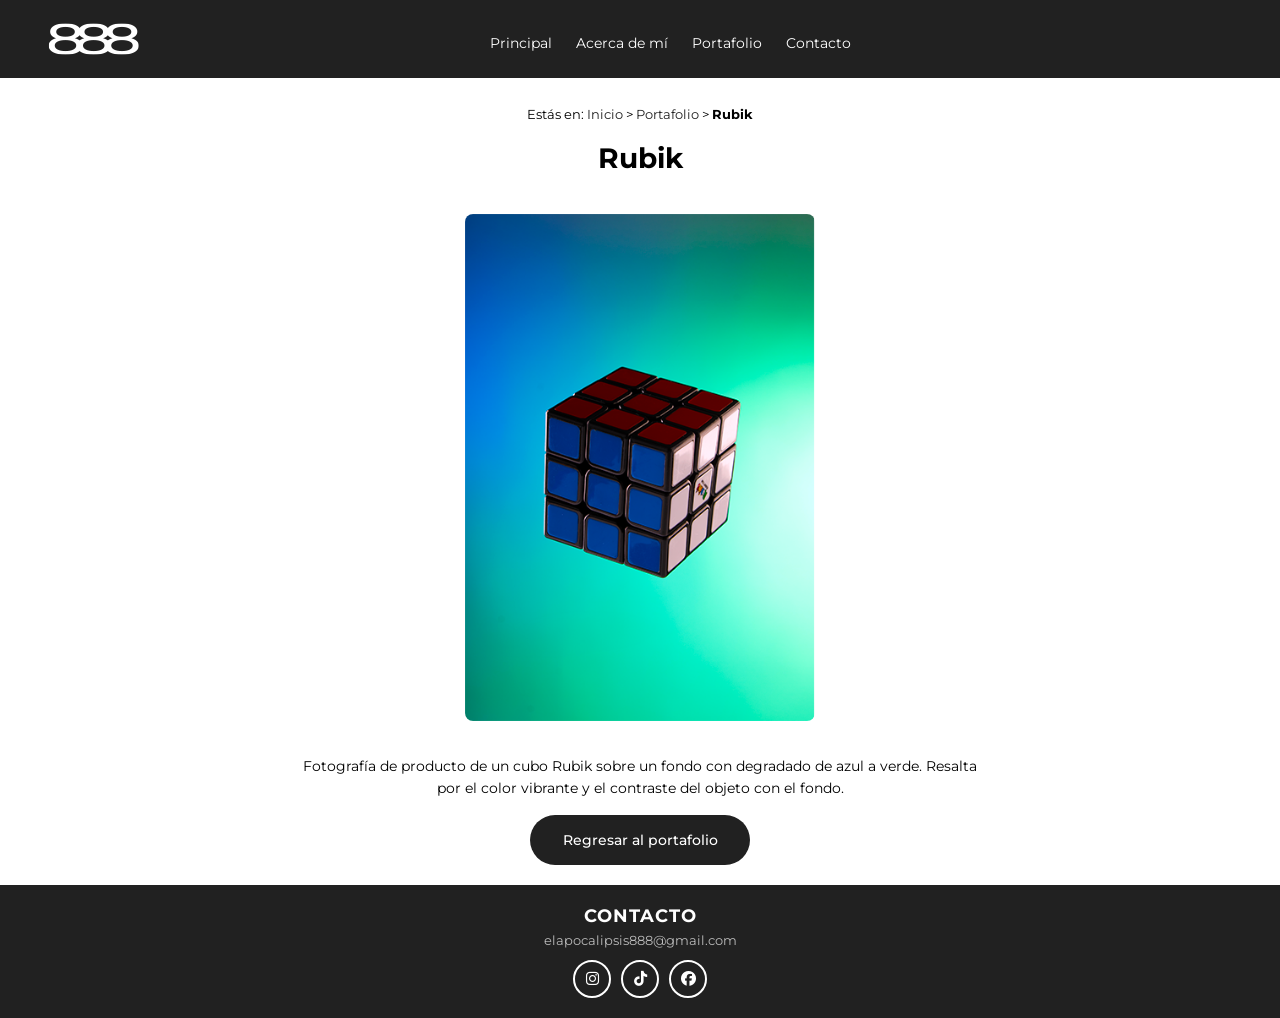
<file: Practica2/proyecto8.html>
<!DOCTYPE html>
<html lang="es">
<head>
    <meta charset="UTF-8">
    <meta name="viewport" content="width=device-width, initial-scale=1.0">
    <link rel="preconnect" href="https://fonts.googleapis.com">
    <link rel="preconnect" href="https://fonts.gstatic.com" crossorigin>
    <link href="https://fonts.googleapis.com/css2?family=Montserrat:ital,wght@0,100..900;1,100..900&display=swap" rel="stylesheet">
    <link rel="stylesheet" href="https://cdnjs.cloudflare.com/ajax/libs/font-awesome/6.5.1/css/all.min.css">
    <link rel="stylesheet" type="text/css" href="css/estilos.css">
    <title>Rubik</title>
    <link rel="icon" type="image/png" href="img/Favicon.png">
</head>
<body>

    <header id="encabezado">
        <figure id="logotipo">
            <img src="img/Logo.png" alt="Este es el logotipo de mi marca">
        </figure>

        <nav id="menu">
            <ul>
                <li><a href="index.html">Principal</a></li>
                <li><a href="index.html#acercademi">Acerca de mí</a></li>
                <li><a href="index.html#portafolio">Portafolio</a></li>
                <li><a href="index.html#contacto">Contacto</a></li>
            </ul>
        </nav>
    </header>

    <main>
        <nav id="migas" aria-label="Estás en">
            <p>Estás en:
                <a href="index.html">Inicio</a> &gt;
                <a href="index.html#portafolio">Portafolio</a> &gt;
                <span>Rubik</span>
            </p>
        </nav>

        <h1>Rubik</h1>

        <section id="contenedor">
            <figure>
                <img src="img/Portafolio8.png" alt="Rubik, fotografía de un cubo Rubik sobre fondo con degradado de azul a verde">
            </figure>

            <article id="descripcion">
                <p>Fotografía de producto de un cubo Rubik sobre un fondo con degradado de azul a verde. Resalta por el color vibrante y el contraste del objeto con el fondo.</p>
            </article>

            <div class="boton boton-largo">
                <a href="index.html#portafolio">Regresar al portafolio</a>
            </div>
        </section>
    </main>

    <footer id="contacto">
        <h2>Contacto</h2>
        <p>elapocalipsis888@gmail.com</p>
        <ul>
            <li><a href="https://www.instagram.com/cuidatedieciocho/" target="_blank" rel="noopener" aria-label="Instagram"><i class="fa-brands fa-instagram"></i></a></li>
            <li><a href="https://www.tiktok.com/@dieci8corazones" target="_blank" rel="noopener" aria-label="TikTok"><i class="fa-brands fa-tiktok"></i></a></li>
            <li><a href="https://www.facebook.com/LaSalleVic/?locale=es_LA" target="_blank" rel="noopener" aria-label="Facebook"><i class="fa-brands fa-facebook"></i></a></li>
        </ul>
    </footer>

</body>
</html>
</file>
<file: Practica1/css/estilos.css>
body {
    margin:0;
    padding:0;
    font-family: "Montserrat", sans-serif;
}

html {
    scroll-behavior: smooth;
}

#encabezado {
    background-color:#212121;
    text-align: center;
    display: flex;
    width:100%;
}

#logotipo {
        width: 280px;
        height: 50px;
}

#menu {
    margin-top: 20px;
    width: 600px;
    height: 50px;
}

#menu ul li {
    display: inline;
    margin-right: 20px;
}

#menu a {
    color: white;
    text-decoration: none;
}

#menu a:hover {
    color: rgb(255, 54, 131);
}

/*------------------------------- Sección portada --------------*/
#portada {
    width: 100%;
}

#imgportada {
    margin:0 auto; /*propiedad para centrar la imagen*/
    height: 400px;
    width: 960px;
}
/*------------------------------- Sección acerca de mi --------------*/

#acercademi {
    display: flex;
    flex-wrap: wrap;
}

#textoacercademi{
    text-align: center;
    width: 100%;
}

#perfil {
    display: flex;
    gap: 40px;
    width: 100%;
    max-width: 960px;
    margin: 0 auto;
    padding: 30px;
    background-color: #212121;
    border-radius: 12px;
    color: white;
}

#imgperfil {
    width: 280px;
    height: 300px;
    margin: 0;
    flex-shrink: 0;
}

#imgperfil img {
    width: 100%;
    height: 100%;
    object-fit: cover;
    display: block;
}

#informacion {
    flex: 1;
}

#presentacion {
    text-align: left;
}

#presentacion h2,
#habilidadesyconocimientos h2 {
    margin: 0 0 10px;
}

#habilidadesyconocimientos {
    margin-top: 30px;
}

.contenedor-habilidades {
    display: flex;
    gap: 20px;
}

.habilidades {
    flex: 1;
}

.habilidades ul {
    list-style: none;
    padding: 0;
    margin: 0;
}

.habilidades li {
    margin-bottom: 6px;
}

#descarga {
    text-align: center;
    width: 100%;
    padding: 20px;
}

#descarga a {
    color: rgb(255, 54, 131);
    font-weight: bold;
    text-decoration: none;
    transition: color 0.3s;
}

#descarga a:hover {
    color: #212121;
}

/*------------------------------- Portafolio --------------*/

#portafolio {
    text-align: center;
}

#trabajos {
    display: flex;
    flex-wrap: wrap;
    justify-content: center;
}

/*------------------------------- Contacto --------------*/

#contacto {
    background-color: #212121;
    color: white;
    text-align: center;
    padding: 20px;
}

#contacto h2 {
    margin: 0 0 5px;
    font-size: 18px;
    letter-spacing: 1px;
    text-transform: uppercase;
}

#contacto p {
    margin: 0 0 12px;
    font-size: 13px;
    color: #bbb;
}

#contacto ul {
    list-style: none;
    padding: 0;
    margin: 0;
    display: flex;
    justify-content: center;
    gap: 10px;
}

#contacto ul a {
    display: flex;
    align-items: center;
    justify-content: center;
    width: 34px;
    height: 34px;
    border: 2px solid white;
    border-radius: 50%;
    color: white;
    font-size: 15px;
    text-decoration: none;
    transition: all 0.3s;
}

#contacto ul a:hover {
    background-color: rgb(255, 54, 131);
    border-color: rgb(255, 54, 131);
}
</file>
<file: Practica2/css/estilos.css>
body {
    margin: 0;
    padding: 0;
    font-family: "Montserrat", sans-serif;
    font-size: 14px;
}

html {
    scroll-behavior: smooth;
}

#encabezado {
    background-color:#212121;
    text-align: center;
    display: flex;
    width:100%;
    position: sticky;
    top: 0;
    z-index: 100;
}

#logotipo {
        width: 280px;
        height: 50px;
}

#menu {
    margin-top: 20px;
    width: 600px;
    height: 50px;
}

#menu ul li {
    display: inline;
    margin-right: 20px;
}

#menu a {
    color: white;
    text-decoration: none;
}

#menu a:hover {
    color: rgb(255, 54, 131);
}

/*------------------------------- Sección portada --------------*/
#portada {
    width: 100%;
}

#imgportada {
    margin: 0;
    width: 100%;
    height: auto;
}

#imgportada img {
    width: 100%;
    height: calc(100vh - 50px);
    object-fit: cover;
    display: block;
}
/*------------------------------- Sección acerca de mi --------------*/

#acercademi {
    display: flex;
    flex-wrap: wrap;
}

#textoacercademi{
    text-align: center;
    width: 100%;
}

#perfil {
    display: flex;
    gap: 40px;
    width: 100%;
    max-width: 960px;
    margin: 0 auto;
    padding: 30px;
    background-color: #212121;
    border-radius: 12px;
    color: white;
}

#imgperfil {
    width: 280px;
    height: 300px;
    margin: 0;
    flex-shrink: 0;
}

#imgperfil img {
    width: 100%;
    height: 100%;
    object-fit: cover;
    display: block;
}

#informacion {
    flex: 1;
}

#presentacion {
    text-align: left;
}

#presentacion h2,
#habilidadesyconocimientos h2 {
    margin: 0 0 10px;
}

#habilidadesyconocimientos {
    margin-top: 30px;
}

.contenedor-habilidades {
    display: flex;
    gap: 20px;
}

.habilidades {
    flex: 1;
}

.habilidades ul {
    list-style: none;
    padding: 0;
    margin: 0;
}

.habilidades li {
    margin-bottom: 6px;
}

#descarga {
    text-align: center;
    width: 100%;
    padding: 20px;
}

#descarga a {
    color: rgb(255, 54, 131);
    font-weight: bold;
    text-decoration: none;
    transition: color 0.3s;
}

#descarga a:hover {
    color: #212121;
}

/*------------------------------- Portafolio --------------*/

#portafolio {
    text-align: center;
    padding-bottom: 40px;
}

#trabajos {
    display: flex;
    flex-wrap: wrap;
    justify-content: center;
}

/*------------------------------- Contacto --------------*/

#contacto {
    background-color: #212121;
    color: white;
    text-align: center;
    padding: 20px;
}

#contacto h2 {
    margin: 0 0 5px;
    font-size: 18px;
    letter-spacing: 1px;
    text-transform: uppercase;
}

#contacto p {
    margin: 0 0 12px;
    font-size: 13px;
    color: #bbb;
}

#contacto ul {
    list-style: none;
    padding: 0;
    margin: 0;
    display: flex;
    justify-content: center;
    gap: 10px;
}

#contacto ul a {
    display: flex;
    align-items: center;
    justify-content: center;
    width: 34px;
    height: 34px;
    border: 2px solid white;
    border-radius: 50%;
    color: white;
    font-size: 15px;
    text-decoration: none;
    transition: all 0.3s;
}

#contacto ul a:hover {
    background-color: rgb(255, 54, 131);
    border-color: rgb(255, 54, 131);
}

/*------------------------------- Botón --------------*/

.boton {
    margin: 15px auto 0;
    width: 150px;
    height: 50px;
    background-color: #212121;
    border-radius: 25px;
    transition: all 0.3s;
}

.boton:hover {
    background-color: rgb(255, 54, 131);
    box-shadow: 0 0 15px rgba(255, 54, 131, 0.8),
                0 0 30px rgba(255, 54, 131, 0.4);
}

.boton a {
    display: block;
    height: 100%;
    line-height: 50px;
    text-align: center;
    border-radius: 25px;
    font-weight: 500;
}

.boton a:link,
.boton a:visited {
    color: white;
    text-decoration: none;
}

.boton a:hover {
    text-decoration: none;
}

/*------------------------------- Página de proyecto --------------*/
#migas {
    text-align: center;
    font-size: 13px;
    padding: 15px 0 0;
}

#migas a {
    color: #212121;
    text-decoration: none;
}

#migas a:hover {
    color: rgb(255, 54, 131);
}

#migas span {
    font-weight: bold;
}

.boton-largo {
    width: 220px;
}

h1 {
    text-align: center;
}


#contenedor {
    max-width: 700px;
    margin: 0 auto;
    padding: 20px;
    text-align: center;
    animation: aparecer 1s ease-out;
}

#contenedor figure {
    margin: 0 0 30px;
}

#contenedor img {
    max-width: 100%;
    width: 350px;
    height: auto;
    border-radius: 8px;
    transition: transform 0.4s, box-shadow 0.4s;
}

#contenedor img:hover {
    transform: scale(1.05);
    box-shadow: 0 0 30px rgba(108, 116, 134, 0.6);
}

#descripcion {
    line-height: 1.6;
    font-size: 14px;
}

/*------------------------------- Animaciones --------------*/

@keyframes aparecer {
    from { opacity: 0; transform: translateY(30px); }
    to   { opacity: 1; transform: translateY(0); }
}
</file>
